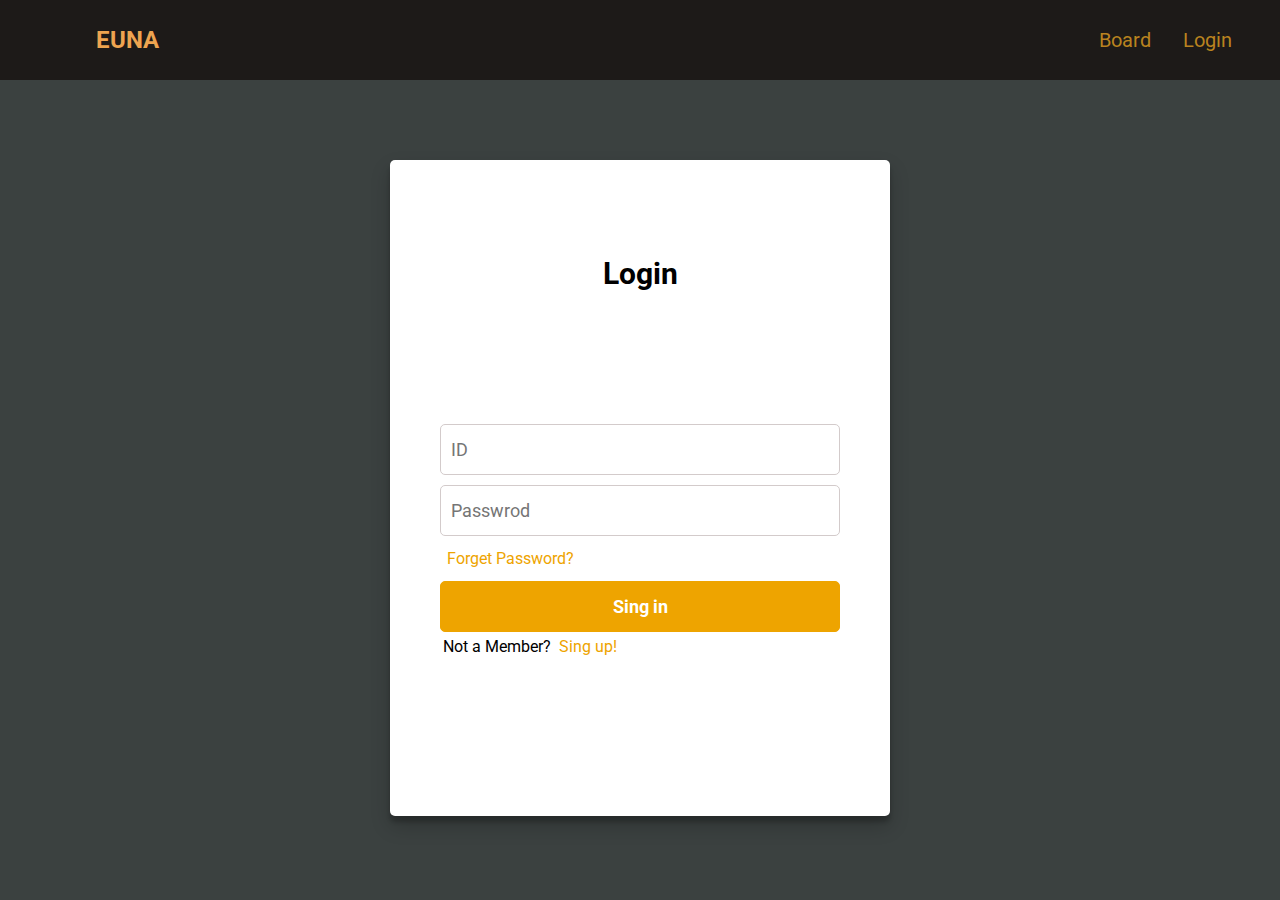
<file: index.html>
<!DOCTYPE html>
<html lang="en">
<head>
    <meta charset="UTF-8">
    <meta http-equiv="X-UA-Compatible" content="IE=edge">
    <meta name="viewport" content="width=device-width, initial-scale=1.0">
    <title>Login Page</title>
    <link href="https://fonts.googleapis.com/css2?family=Roboto:wght@400;700&display=swap" rel="stylesheet">
    <link rel="stylesheet" href="./css/shared.css">
    <link rel="stylesheet" href="./css/index.css">
</head>
<body>
    <header>
        <a href="index.html" id="logo">Euna</a>
        <nav>
            <ul>
                <li><a href="#">Board</a></li>
                <li><a href="index.html">Login</a></li>
            </ul>
        </nav>
    </header>
    <main class="wrap" id="login_wrap">
        <h1>Login</h1>
        <section>
            <form action="login_ok.php" name="login_form" method="get" class="form" id="login_form">
                <p>
                    <input type="text" name="userId" id="user_id" placeholder="ID"/>
                </p>
                <p>
                    <input type="password" name="userPw" id="user_pw" placeholder="Passwrod"/>
                </p>
                <p id="forget_pw"><a href="#">&nbsp;Forget Password?</a></p>
                <p>
                    <input type="submit" value="Sing in" id="login_btn" class="form_btn">
                </p>
            </form>
            <p id="join_btn">&nbsp;&nbsp;Not a Member? &nbsp;<a href="join.html">Sing up!</a></p>
        </section>
    </main>
    <footer></footer>
</body>
</html>
</file>
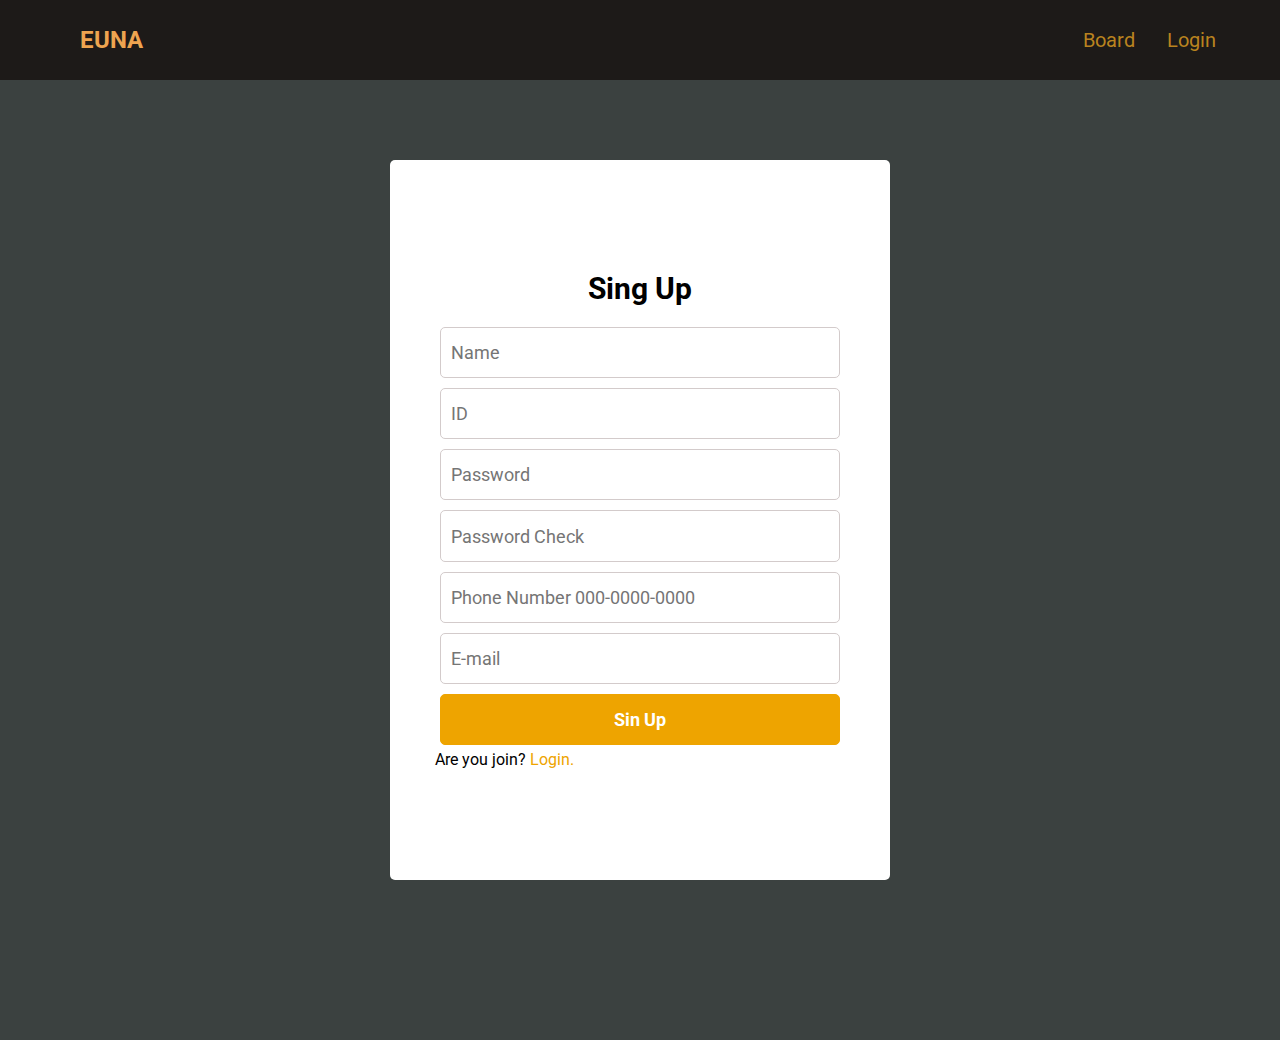
<file: join.html>
<!DOCTYPE html>
<html lang="en">
<head>
    <meta charset="UTF-8">
    <meta http-equiv="X-UA-Compatible" content="IE=edge">
    <meta name="viewport" content="width=device-width, initial-scale=1.0">
    <title>Sing Up Page</title>
    <link href="https://fonts.googleapis.com/css2?family=Roboto:wght@400;700&display=swap" rel="stylesheet">
    <link rel="stylesheet" href="./css/shared.css">
    <link rel="stylesheet" href="./css/join.css">
</head>
<body>
    <header>
        <a href="join.html" id="logo">Euna</a>
        <nav>
            <ul>
                <li><a href="#">Board</a></li>
                <li><a href="index.html">Login</a></li>
            </ul>
        </nav>
    </header>
    <main class="wrap" id="join_wrap">
        <h1>Sing Up</h1>
        <section>
            <form action="join_ok.php" name="joinForm" method="get" class="form" id="login_form" onsubmit="return sendIt()">
                <p>
                    <input type="text" name="userName" id="user_name" placeholder="Name">
                </p>
                <p>
                    <input type="text" name="userId" id="user_id" placeholder="ID">
                    
                </p>
                <p>
                    <input type="password" name="userPw" id="user_pw" placeholder="Password">
                </p>
                <p>
                    <input type="password" name="userPwCheck" id="userpw_ch" placeholder="Password Check">
                </p>
                <p>
                    <input type="text" name="userPhone" id="user_phone" placeholder="Phone Number 000-0000-0000">
                </p>
                <p>
                    <input type="text" name="userEmail" id="usere_mail" placeholder="E-mail">
                </p>
                <p>
                    <input type="submit" value="Sin Up" class="form_btn">
                </p>
                
                <p class="pre_btn">Are you join? <a href="index.html">Login.</a></p>
            </form>
        </section>
    </main>
    <footer></footer>
    
</body>
</html>
</file>
<file: css/shared.css>
/* ========== Page Common ========== */
*{
    margin: 0;
    padding: 0;
    font-family: 'Roboto', sans-serif;
}

body{
    width: 100%;
    margin: 0 auto;
    background-color: rgb(59,65,64);
}

h1{
    font-size: 30px;
    margin-bottom: 4rem;
}

ul{
    list-style: none;
}

a{
    text-decoration: none;
}

/* ========== Header ========== */
header{
    top: 0;
    width: 90%;
    height: 5rem;
    display: flex;
    justify-content: space-between;
    align-items: center;
    position: fixed;
    background-color: rgb(29,26,24);
    padding: 0 6rem;
}

header ul{
    display: flex;
    margin: 0;
    padding: 0;
}

header li{
    margin: 0 1rem;
}

header nav a{
    color: rgb(185,131,31);
    font-size: 1.25rem;
}

header nav a:hover{
    color: rgb(185,131,44);
}

#logo{
    font-size: 1.5rem;
    font-weight: bold;
    color: rgb(238,164,80);
    text-transform: uppercase;
}
/* ========== Main ==========*/
.wrap{
    border-radius: 5px;
    display: flex;
    justify-content: center;
    align-items: center;
    flex-direction: column;
}

input:not(input[type="submit"]){
    border: 1px solid rgb(211, 203, 203);
    width: 25rem;
    height: 3.2rem;
    margin: 5px;
    padding-left: 10px;
    border-radius: 5px;
    box-sizing: border-box;
    font-size: 18px;
}

.wrap .form_btn{
    width: 25rem;
    height: 3.2rem;
    margin: 5px;
    border-radius: 5px;
    border: 1px solid rgb(238,164,0 );
    background-color: rgb(238,164,0 );
    color: rgb(255,255,255);
    font-weight: bold;
    font-size: 18px;
    cursor: pointer;
}
</file>
<file: css/index.css>
/* ========== Page Common ========== */
html{
    width: 100%;
    height: 100%;
    display: flex;
}

/* ========== Main ========== */
#login_wrap{
    width: 31.2rem;
    height: 41rem;
    margin: 10rem auto;
    background-color: rgb(255, 255, 255);
    border-radius: 5px;
    display: flex;
    justify-content: center;
    align-items: center;
    flex-direction: column;
    box-shadow: 0 10px 20px rgba(0, 0, 0, 0.2), 0 6px 4px rgba(0, 0, 0, 0.2);
}

section{
    padding: 4rem 0;
}

input:not(input[type="submit"]){
    border: 1px solid rgb(211, 203, 203);
    width: 25rem;
    height: 3.2rem;
    margin: 5px;
    padding-left: 10px;
    border-radius: 5px;
    box-sizing: border-box;
    font-size: 18px;
}

#forget_pw{
    padding: 0.5rem;
}

#join_btn a,
#forget_pw a{
    color: rgb(238,164,0);
}
</file>
<file: css/join.css>
/* ========== Page Common ========== */

h1{
    margin-bottom: 1rem;
}

/* ========== Header ========== */

header{
    padding: 0 5rem;
}

/* ========== Main ==========*/

#join_wrap{
    width: 31.2rem;
    height: 45rem;
    margin: 10rem auto;
    background-color: rgb(255, 255, 255);
}

#check_id_btn,
#addr_search_btn {
    position: relative;
    top: -2px;
    width: 50px;
    margin-left: 0;
    padding-left: 0;
    border: 0;
    box-sizing:content-box;
    background-color: rgb(238,164,0);
    font-size: 12px;
    font-weight: bold;
    color: rgb(255, 255, 255);
    cursor: pointer;
}

#join_wrap #join_form #result {
    display: none;
}

.pre_btn a{
    color:rgb(238,164,0);
}
</file>
